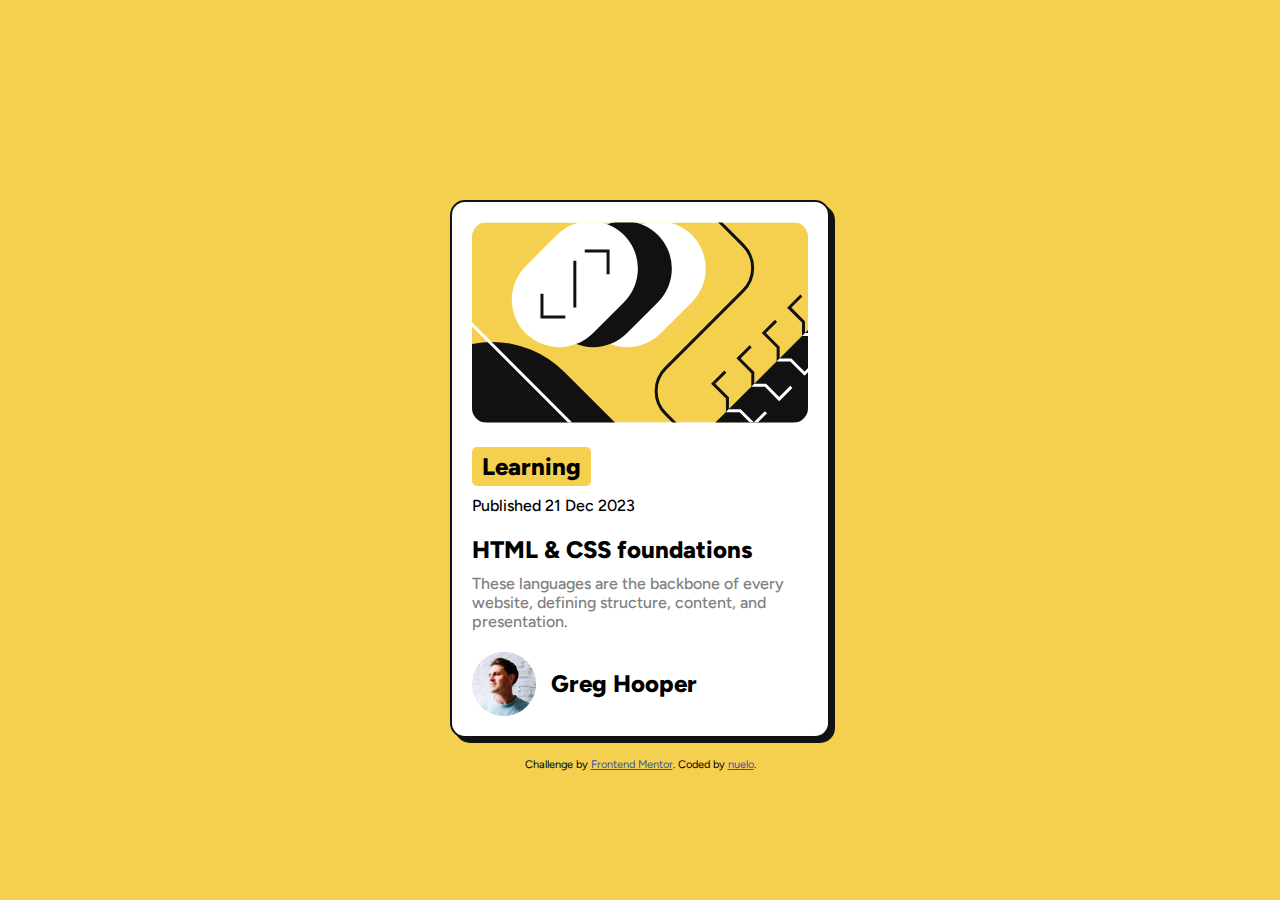
<file: blog_project/index.html>
<!DOCTYPE html>
<html lang="en">
<head>
  <meta charset="UTF-8">
  <meta name="viewport" content="width=device-width, initial-scale=1.0"> <!-- displays site properly based on user's device -->

  <link rel="icon" type="image/png" sizes="32x32" href="./assets/images/favicon-32x32.png">
  
  <title>Frontend Mentor | Blog preview card</title>
  <link rel="stylesheet" href="style.css">
  <style>
	@import url('https://fonts.googleapis.com/css2?family=Figtree:ital,wght@0,300..900;1,300..900&display=swap');
  </style>
</head>
<body>
	<div id="main">
		<img class="cover" src="assets/images/illustration-article.svg" alt="a css image">
		<h3 class="body-medium">
			Learning
		</h3>
		<p>
			Published 21 Dec 2023
		</p>

		<h2 class="course-title">
			HTML & CSS foundations
		</h2>

		<p id="css-des">
			These languages are the backbone of every<br>
			website, defining structure, content, and<br>
			presentation.
		</p>

		<div class="author">
			<img src="assets/images/image-avatar.webp" alt="greg hooper passport photograph">
			<h3 >
				Greg Hooper
			</h3>
		</div>

	</div>

  
  <div class="attribution">
    Challenge by <a href="https://www.frontendmentor.io?ref=challenge" target="_blank">Frontend Mentor</a>. 
    Coded by <a href="#">nuelo</a>.
  </div>
</body>
</html>
</file>
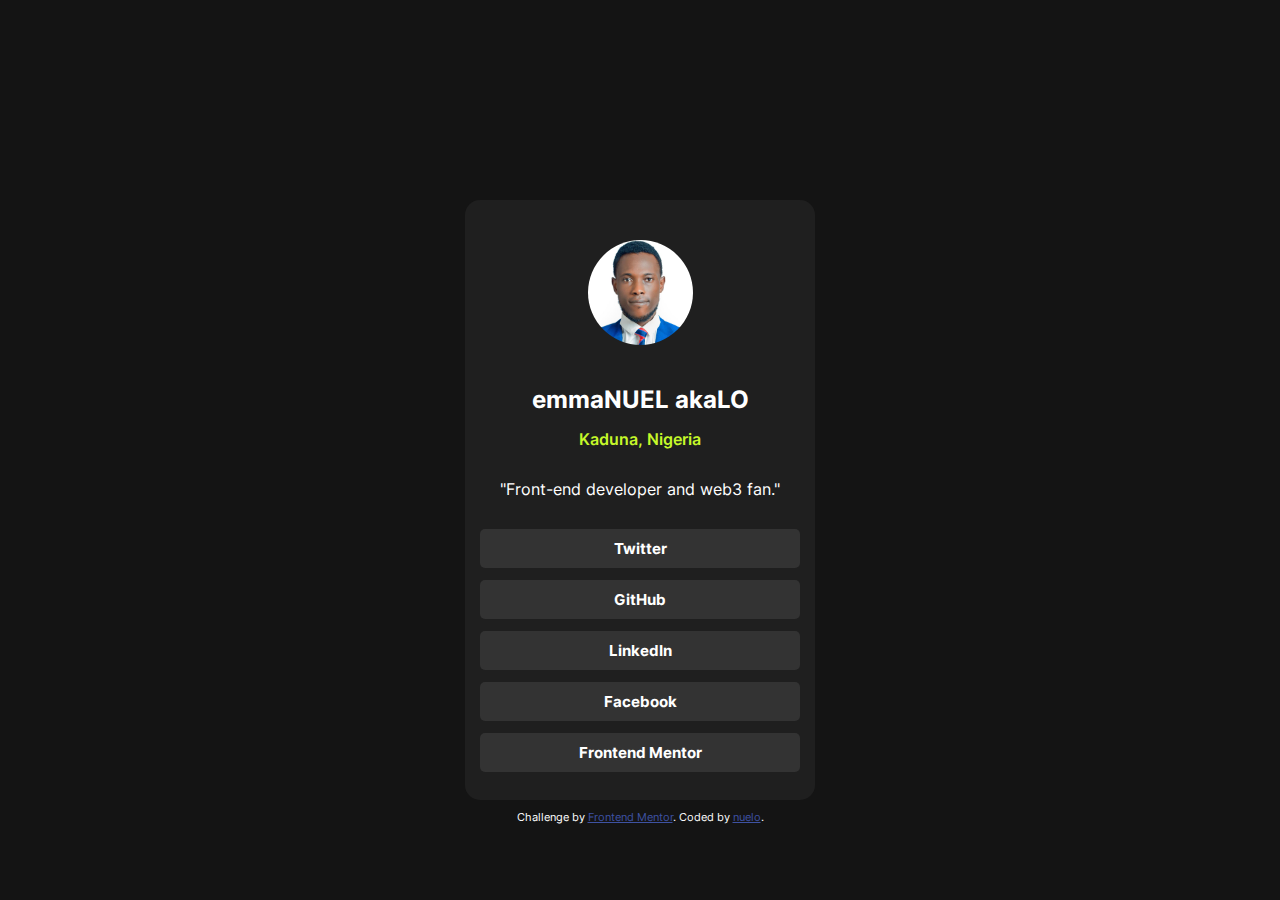
<file: social-links-profile-main/index.html>
<!DOCTYPE html>
<html lang="en">
<head>
  <meta charset="UTF-8">
  <meta name="viewport" content="width=device-width, initial-scale=1.0"> <!-- displays site properly based on user's device -->

  <link rel="icon" type="image/png" sizes="32x32" href="./assets/images/favicon-32x32.png">
  
  <title>Frontend Mentor | Social links profile</title>

  <link rel="stylesheet" href="style.css">
  
</head>
<body>
	<div class="main">
		<img src="assets/images/passport.jpg" alt="passport of nuelo wearing blue suit and a tie">
		<h3 id="name">emmaNUEL akaLO</h3>
		<p id="location">Kaduna, Nigeria</p>
		<p id="job">"Front-end developer and web3 fan."</p>

		<a class="btn" target="_blank" href="https://x.com/emmanuel_akalo">Twitter</a>
		<a class="btn" target="_blank" href="https://github.com/NueloSE">GitHub</a>
		<a class="btn" target="_blank" href="https://www.linkedin.com/in/emmanuel-akalo/">LinkedIn</a>
		<a class="btn" target="_blank" href="https://www.facebook.com/share/6gGYEj9PkkzxBkqH/?mibextid=qi2Omg">Facebook</a>
		<a class="btn" target="_blank" href="https://www.frontendmentor.io/profile/NueloSE">Frontend Mentor</a>
	</div>
	  
  <div class="attribution">
    Challenge by <a href="https://www.frontendmentor.io?ref=challenge" target="_blank">Frontend Mentor</a>. 
    Coded by <a href="#">nuelo</a>.
  </div>
</body>
</html>
</file>
<file: blog_project/style.css>
* {
	margin: 0;
	padding: 0;
	box-sizing: border-box;
	font-family: "Figtree", sans-serif;
}

body {
	background-color: hsl(47, 88%, 63%);
	font-size: 16px;
}

#main{
	margin: 200px auto 20px;
	border: 2px solid  hsl(0, 0%, 7%);
	border-radius: 15px;
	background-color: hsl(0, 0%, 100%);
	padding: 20px ;
	width: 380px;
	box-shadow: 5px 5px  hsl(0, 0%, 7%);
}
.cover {
	border-radius: 15px;
}

.body-medium {
	background-color: hsl(47, 88%, 63%);
	width: fit-content;
	padding: 5px 10px;
	border-radius: 5px;
	margin-top: 20px;
}

p {
	margin: 10px 0 20px 0;
	font-weight: 500;
	font-size: 1rem;
}

h2, h3 {
	font-weight: 800;
	font-size: 1.5rem;
}

#css-des {
	color: hsl(0, 0%, 50%);
}

.author {
	display: flex;
	align-items: center;
}

.author img {
	margin-right: 15px;
}

.course-title:hover {
	cursor: pointer;
	color:  hsl(47, 88%, 63%);
}

#main:hover {
	box-shadow: 10px 10px hsl(0, 0%, 7%);
}


.attribution { font-size: 11px; text-align: center; }
.attribution a { color: hsl(228, 45%, 44%); }
</file>
<file: social-links-profile-main/style.css>
* {
	margin: 0;
	padding: 0;
	box-sizing: border-box;
}

@font-face {
	font-family: 'inter';
	src: url('assets/fonts/Inter-VariableFont_slnt\,wght.ttf');
}

body {
	font-family: inter;
	font-size: 16px;
	background-color: hsl(0, 0%, 8%);
	color: hsl(0, 0%, 100%);
}

.main {
	display: flex;
	flex-direction: column;
	align-items: center;
	margin: 200px auto 10px;
	border-radius: 15px;
	width: 350px;
	height: 600px;
	padding: 40px 0 0 0;
	background-color: hsl(0, 0%, 12%);
}

img {
	width: 30%;
	border-radius: 100%;
	margin-bottom: 40px;
}

#name {
	font-weight: 700;
	font-size: 1.5rem;
	margin: 0 0 15px 0;
}

#location {
	color: hsl(75, 94%, 57%);
	margin-bottom: 30px;
	font-weight: 600;
}

#job {
	margin-bottom: 30px;
}

.btn{
	color: hsl(0, 0%, 100%);
	text-decoration: none;
	font-weight: bold;
	font-size: 15px;
	border-radius: 5px;
	width: 20rem;
	text-align: center;
	padding: 10px;
	margin-bottom: 12px;
	background-color: hsl(0, 0%, 20%);
}

.btn:hover {
	color: hsl(0, 0%, 8%);
	background-color: hsl(75, 94%, 57%);
}

.attribution { font-size: 11px; text-align: center; }
.attribution a { color: hsl(228, 45%, 44%); }
</file>
